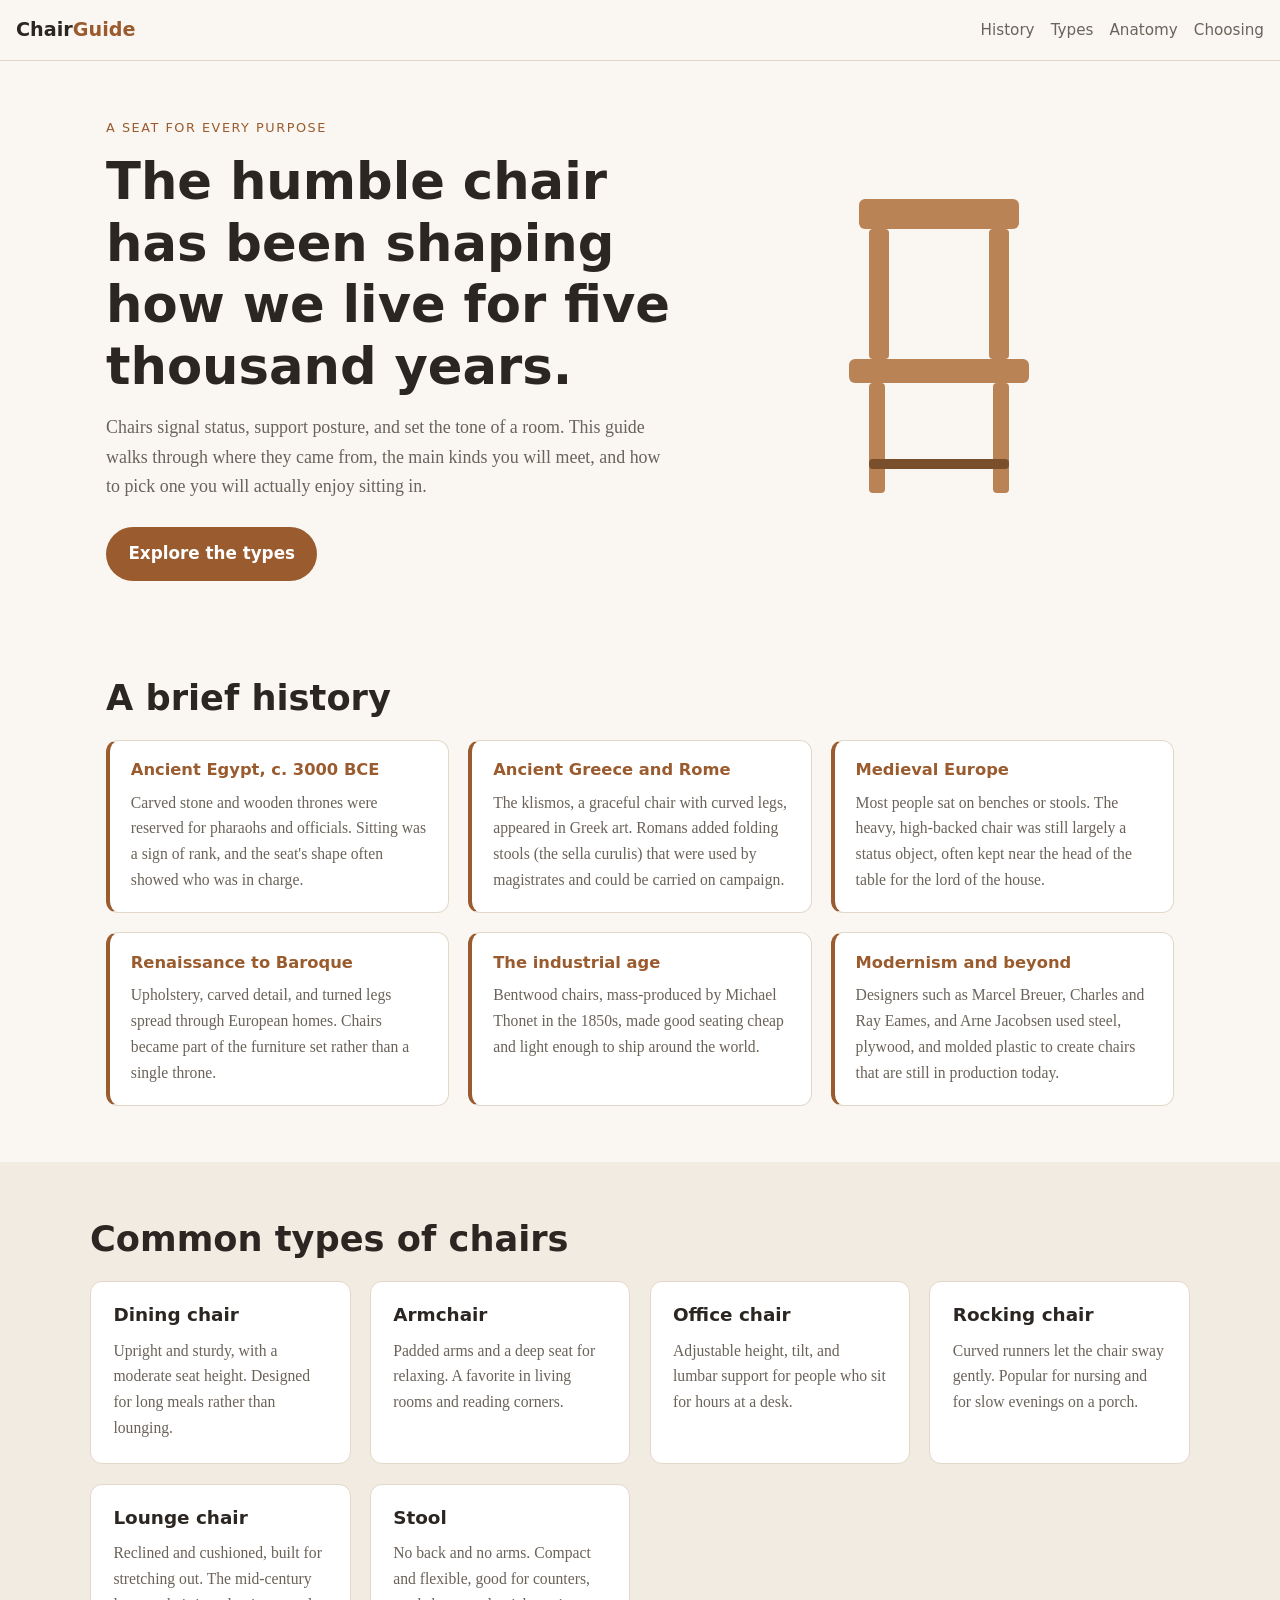
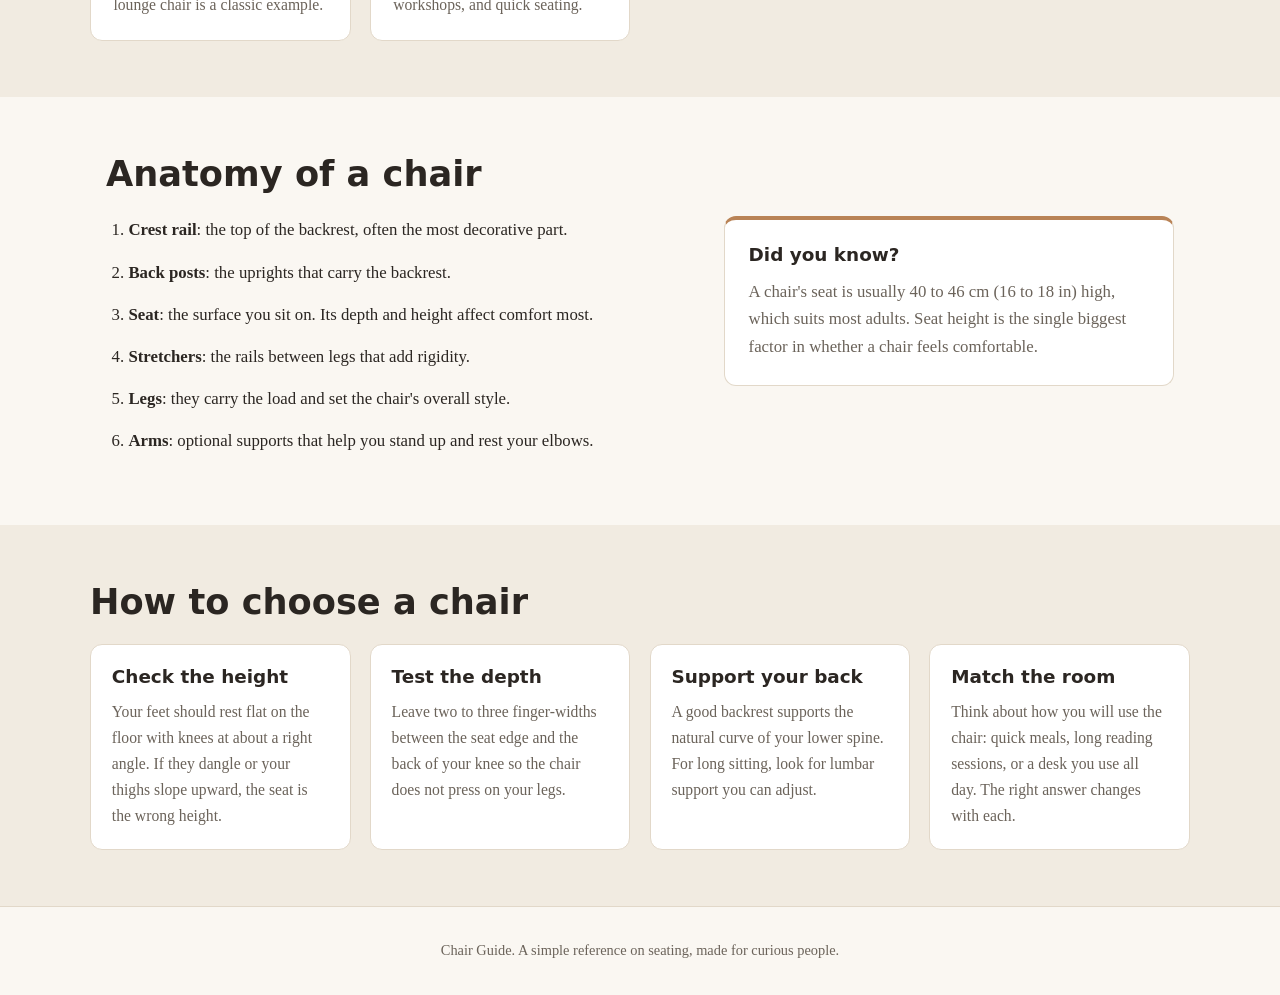
<file: chairs-website/index.html>
<!doctype html>
<html lang="en">
<head>
  <meta charset="utf-8">
  <meta name="viewport" content="width=device-width, initial-scale=1">
  <title>The Chair: A Seat Through History</title>
  <meta name="description" content="A short guide to chairs: their history, the main types, and how to choose one that fits.">
  <link rel="stylesheet" href="styles.css">
</head>
<body>

  <header class="site-header">
    <a class="logo" href="#top" aria-label="Back to top">Chair<span>Guide</span></a>
    <nav aria-label="Main">
      <a href="#history">History</a>
      <a href="#types">Types</a>
      <a href="#anatomy">Anatomy</a>
      <a href="#choosing">Choosing</a>
    </nav>
  </header>

  <main id="top">

    <section class="hero">
      <div class="hero-text">
        <p class="eyebrow">A seat for every purpose</p>
        <h1>The humble chair has been shaping how we live for five thousand years.</h1>
        <p class="lead">Chairs signal status, support posture, and set the tone of a room. This guide walks through where they came from, the main kinds you will meet, and how to pick one you will actually enjoy sitting in.</p>
        <a class="button" href="#types">Explore the types</a>
      </div>
      <svg class="hero-art" viewBox="0 0 300 340" role="img" aria-label="Simple line drawing of a wooden chair">
        <rect x="70" y="20" width="160" height="30" rx="6" class="wood"/>
        <rect x="80" y="50" width="20" height="130" rx="4" class="wood"/>
        <rect x="200" y="50" width="20" height="130" rx="4" class="wood"/>
        <rect x="60" y="180" width="180" height="24" rx="6" class="wood"/>
        <rect x="80" y="204" width="16" height="110" rx="4" class="wood"/>
        <rect x="204" y="204" width="16" height="110" rx="4" class="wood"/>
        <rect x="80" y="280" width="140" height="10" rx="4" class="wood-dark"/>
      </svg>
    </section>

    <section id="history" class="section">
      <h2>A brief history</h2>
      <div class="timeline">
        <article>
          <h3>Ancient Egypt, c. 3000 BCE</h3>
          <p>Carved stone and wooden thrones were reserved for pharaohs and officials. Sitting was a sign of rank, and the seat's shape often showed who was in charge.</p>
        </article>
        <article>
          <h3>Ancient Greece and Rome</h3>
          <p>The klismos, a graceful chair with curved legs, appeared in Greek art. Romans added folding stools (the sella curulis) that were used by magistrates and could be carried on campaign.</p>
        </article>
        <article>
          <h3>Medieval Europe</h3>
          <p>Most people sat on benches or stools. The heavy, high-backed chair was still largely a status object, often kept near the head of the table for the lord of the house.</p>
        </article>
        <article>
          <h3>Renaissance to Baroque</h3>
          <p>Upholstery, carved detail, and turned legs spread through European homes. Chairs became part of the furniture set rather than a single throne.</p>
        </article>
        <article>
          <h3>The industrial age</h3>
          <p>Bentwood chairs, mass-produced by Michael Thonet in the 1850s, made good seating cheap and light enough to ship around the world.</p>
        </article>
        <article>
          <h3>Modernism and beyond</h3>
          <p>Designers such as Marcel Breuer, Charles and Ray Eames, and Arne Jacobsen used steel, plywood, and molded plastic to create chairs that are still in production today.</p>
        </article>
      </div>
    </section>

    <section id="types" class="section alt">
      <h2>Common types of chairs</h2>
      <div class="cards">
        <article class="card">
          <h3>Dining chair</h3>
          <p>Upright and sturdy, with a moderate seat height. Designed for long meals rather than lounging.</p>
        </article>
        <article class="card">
          <h3>Armchair</h3>
          <p>Padded arms and a deep seat for relaxing. A favorite in living rooms and reading corners.</p>
        </article>
        <article class="card">
          <h3>Office chair</h3>
          <p>Adjustable height, tilt, and lumbar support for people who sit for hours at a desk.</p>
        </article>
        <article class="card">
          <h3>Rocking chair</h3>
          <p>Curved runners let the chair sway gently. Popular for nursing and for slow evenings on a porch.</p>
        </article>
        <article class="card">
          <h3>Lounge chair</h3>
          <p>Reclined and cushioned, built for stretching out. The mid-century lounge chair is a classic example.</p>
        </article>
        <article class="card">
          <h3>Stool</h3>
          <p>No back and no arms. Compact and flexible, good for counters, workshops, and quick seating.</p>
        </article>
      </div>
    </section>

    <section id="anatomy" class="section">
      <h2>Anatomy of a chair</h2>
      <div class="split">
        <ol class="parts">
          <li><strong>Crest rail</strong>: the top of the backrest, often the most decorative part.</li>
          <li><strong>Back posts</strong>: the uprights that carry the backrest.</li>
          <li><strong>Seat</strong>: the surface you sit on. Its depth and height affect comfort most.</li>
          <li><strong>Stretchers</strong>: the rails between legs that add rigidity.</li>
          <li><strong>Legs</strong>: they carry the load and set the chair's overall style.</li>
          <li><strong>Arms</strong>: optional supports that help you stand up and rest your elbows.</li>
        </ol>
        <div class="fact-box">
          <h3>Did you know?</h3>
          <p>A chair's seat is usually 40 to 46 cm (16 to 18 in) high, which suits most adults. Seat height is the single biggest factor in whether a chair feels comfortable.</p>
        </div>
      </div>
    </section>

    <section id="choosing" class="section alt">
      <h2>How to choose a chair</h2>
      <div class="checklist">
        <div>
          <h3>Check the height</h3>
          <p>Your feet should rest flat on the floor with knees at about a right angle. If they dangle or your thighs slope upward, the seat is the wrong height.</p>
        </div>
        <div>
          <h3>Test the depth</h3>
          <p>Leave two to three finger-widths between the seat edge and the back of your knee so the chair does not press on your legs.</p>
        </div>
        <div>
          <h3>Support your back</h3>
          <p>A good backrest supports the natural curve of your lower spine. For long sitting, look for lumbar support you can adjust.</p>
        </div>
        <div>
          <h3>Match the room</h3>
          <p>Think about how you will use the chair: quick meals, long reading sessions, or a desk you use all day. The right answer changes with each.</p>
        </div>
      </div>
    </section>

  </main>

  <footer class="site-footer">
    <p>Chair Guide. A simple reference on seating, made for curious people.</p>
  </footer>

</body>
</html>
</file>
<file: chairs-website/styles.css>
:root {
  --bg: #faf7f2;
  --surface: #ffffff;
  --alt: #f1ebe1;
  --text: #2b2622;
  --muted: #6b635a;
  --accent: #9a5b2e;
  --accent-dark: #7a4420;
  --wood: #b98356;
  --wood-dark: #7a4f2c;
  --line: #e2d8c9;
  --radius: 12px;
}

@media (prefers-color-scheme: dark) {
  :root:not([data-theme="light"]) {
    --bg: #1d1a17;
    --surface: #26221e;
    --alt: #2a2520;
    --text: #f1ebe3;
    --muted: #b3a898;
    --accent: #d9a06a;
    --accent-dark: #e8b685;
    --wood: #c9925f;
    --wood-dark: #8a5a32;
    --line: #3d362e;
  }
}

:root[data-theme="dark"] {
  --bg: #1d1a17;
  --surface: #26221e;
  --alt: #2a2520;
  --text: #f1ebe3;
  --muted: #b3a898;
  --accent: #d9a06a;
  --accent-dark: #e8b685;
  --wood: #c9925f;
  --wood-dark: #8a5a32;
  --line: #3d362e;
}

* { box-sizing: border-box; }

html { scroll-behavior: smooth; }

body {
  margin: 0;
  background: var(--bg);
  color: var(--text);
  font-family: Georgia, "Times New Roman", serif;
  line-height: 1.65;
  font-size: 1.05rem;
}

a { color: var(--accent); }

h1, h2, h3 {
  font-family: "Segoe UI", system-ui, -apple-system, sans-serif;
  line-height: 1.2;
  margin: 0 0 0.6em;
}

h2 { font-size: clamp(1.7rem, 3vw, 2.2rem); }
h3 { font-size: 1.15rem; }
p { margin: 0 0 1em; }

/* Header */
.site-header {
  position: sticky;
  top: 0;
  z-index: 10;
  display: flex;
  flex-wrap: wrap;
  align-items: center;
  justify-content: space-between;
  gap: 0.5rem 1.5rem;
  padding: 0.9rem 16px;
  background: color-mix(in srgb, var(--bg) 92%, transparent);
  backdrop-filter: blur(8px);
  border-bottom: 1px solid var(--line);
  font-family: "Segoe UI", system-ui, sans-serif;
}

.logo {
  font-weight: 700;
  font-size: 1.2rem;
  color: var(--text);
  text-decoration: none;
}
.logo span { color: var(--accent); }

.site-header nav { display: flex; flex-wrap: wrap; gap: 1rem; }
.site-header nav a {
  color: var(--muted);
  text-decoration: none;
  font-size: 0.95rem;
}
.site-header nav a:hover,
.site-header nav a:focus-visible { color: var(--accent); }

/* Hero */
.hero {
  display: grid;
  grid-template-columns: 1.2fr 1fr;
  gap: 2rem;
  align-items: center;
  max-width: 1100px;
  margin: 0 auto;
  padding: 3.5rem 16px 2.5rem;
}

.eyebrow {
  font-family: "Segoe UI", system-ui, sans-serif;
  text-transform: uppercase;
  letter-spacing: 0.12em;
  font-size: 0.8rem;
  color: var(--accent);
  margin-bottom: 0.8rem;
}

.hero h1 {
  font-size: clamp(2rem, 4.5vw, 3.2rem);
  margin-bottom: 1rem;
}

.lead {
  color: var(--muted);
  font-size: 1.12rem;
  margin-bottom: 1.6rem;
}

.button {
  display: inline-block;
  padding: 0.8rem 1.4rem;
  background: var(--accent);
  color: #fff;
  border-radius: 999px;
  text-decoration: none;
  font-family: "Segoe UI", system-ui, sans-serif;
  font-weight: 600;
}
.button:hover, .button:focus-visible { background: var(--accent-dark); }

.hero-art {
  width: 100%;
  max-width: 300px;
  justify-self: center;
}
.wood { fill: var(--wood); }
.wood-dark { fill: var(--wood-dark); }

/* Sections */
.section {
  max-width: 1100px;
  margin: 0 auto;
  padding: 3.5rem 16px;
}

.section.alt {
  max-width: none;
  background: var(--alt);
}
.section.alt > * {
  max-width: 1100px;
  margin-left: auto;
  margin-right: auto;
}
.section.alt h2 { padding-top: 0; }

/* Timeline */
.timeline {
  display: grid;
  gap: 1.2rem;
  grid-template-columns: repeat(auto-fit, minmax(260px, 1fr));
}
.timeline article {
  background: var(--surface);
  border: 1px solid var(--line);
  border-left: 4px solid var(--accent);
  border-radius: var(--radius);
  padding: 1.2rem 1.3rem;
}
.timeline h3 { color: var(--accent); font-size: 1.02rem; }
.timeline p { margin: 0; color: var(--muted); font-size: 0.98rem; }

/* Cards */
.cards {
  display: grid;
  gap: 1.2rem;
  grid-template-columns: repeat(auto-fit, minmax(240px, 1fr));
}
.card {
  background: var(--surface);
  border: 1px solid var(--line);
  border-radius: var(--radius);
  padding: 1.4rem;
  transition: transform 0.15s ease, box-shadow 0.15s ease;
}
.card:hover {
  transform: translateY(-3px);
  box-shadow: 0 8px 20px rgba(0, 0, 0, 0.08);
}
.card p { margin: 0; color: var(--muted); font-size: 0.98rem; }

/* Anatomy */
.split {
  display: grid;
  gap: 2rem;
  grid-template-columns: 1.3fr 1fr;
  align-items: start;
}
.parts {
  padding-left: 1.4rem;
  margin: 0;
}
.parts li { margin-bottom: 0.9rem; }
.fact-box {
  background: var(--surface);
  border: 1px solid var(--line);
  border-top: 4px solid var(--wood);
  border-radius: var(--radius);
  padding: 1.5rem;
}
.fact-box p { color: var(--muted); margin: 0; }

/* Checklist */
.checklist {
  display: grid;
  gap: 1.2rem;
  grid-template-columns: repeat(auto-fit, minmax(230px, 1fr));
}
.checklist > div {
  background: var(--surface);
  border-radius: var(--radius);
  padding: 1.3rem;
  border: 1px solid var(--line);
}
.checklist p { margin: 0; color: var(--muted); font-size: 0.98rem; }

/* Footer */
.site-footer {
  text-align: center;
  padding: 2rem 16px;
  color: var(--muted);
  font-size: 0.9rem;
  border-top: 1px solid var(--line);
}
.site-footer p { margin: 0; }

/* Phones */
@media (max-width: 760px) {
  .hero, .split {
    grid-template-columns: 1fr;
  }
  .hero { padding-top: 2.2rem; }
  .hero-art { max-width: 200px; order: -1; }
  .site-header { justify-content: center; }
}

@media (prefers-reduced-motion: reduce) {
  html { scroll-behavior: auto; }
  .card { transition: none; }
}
</file>
